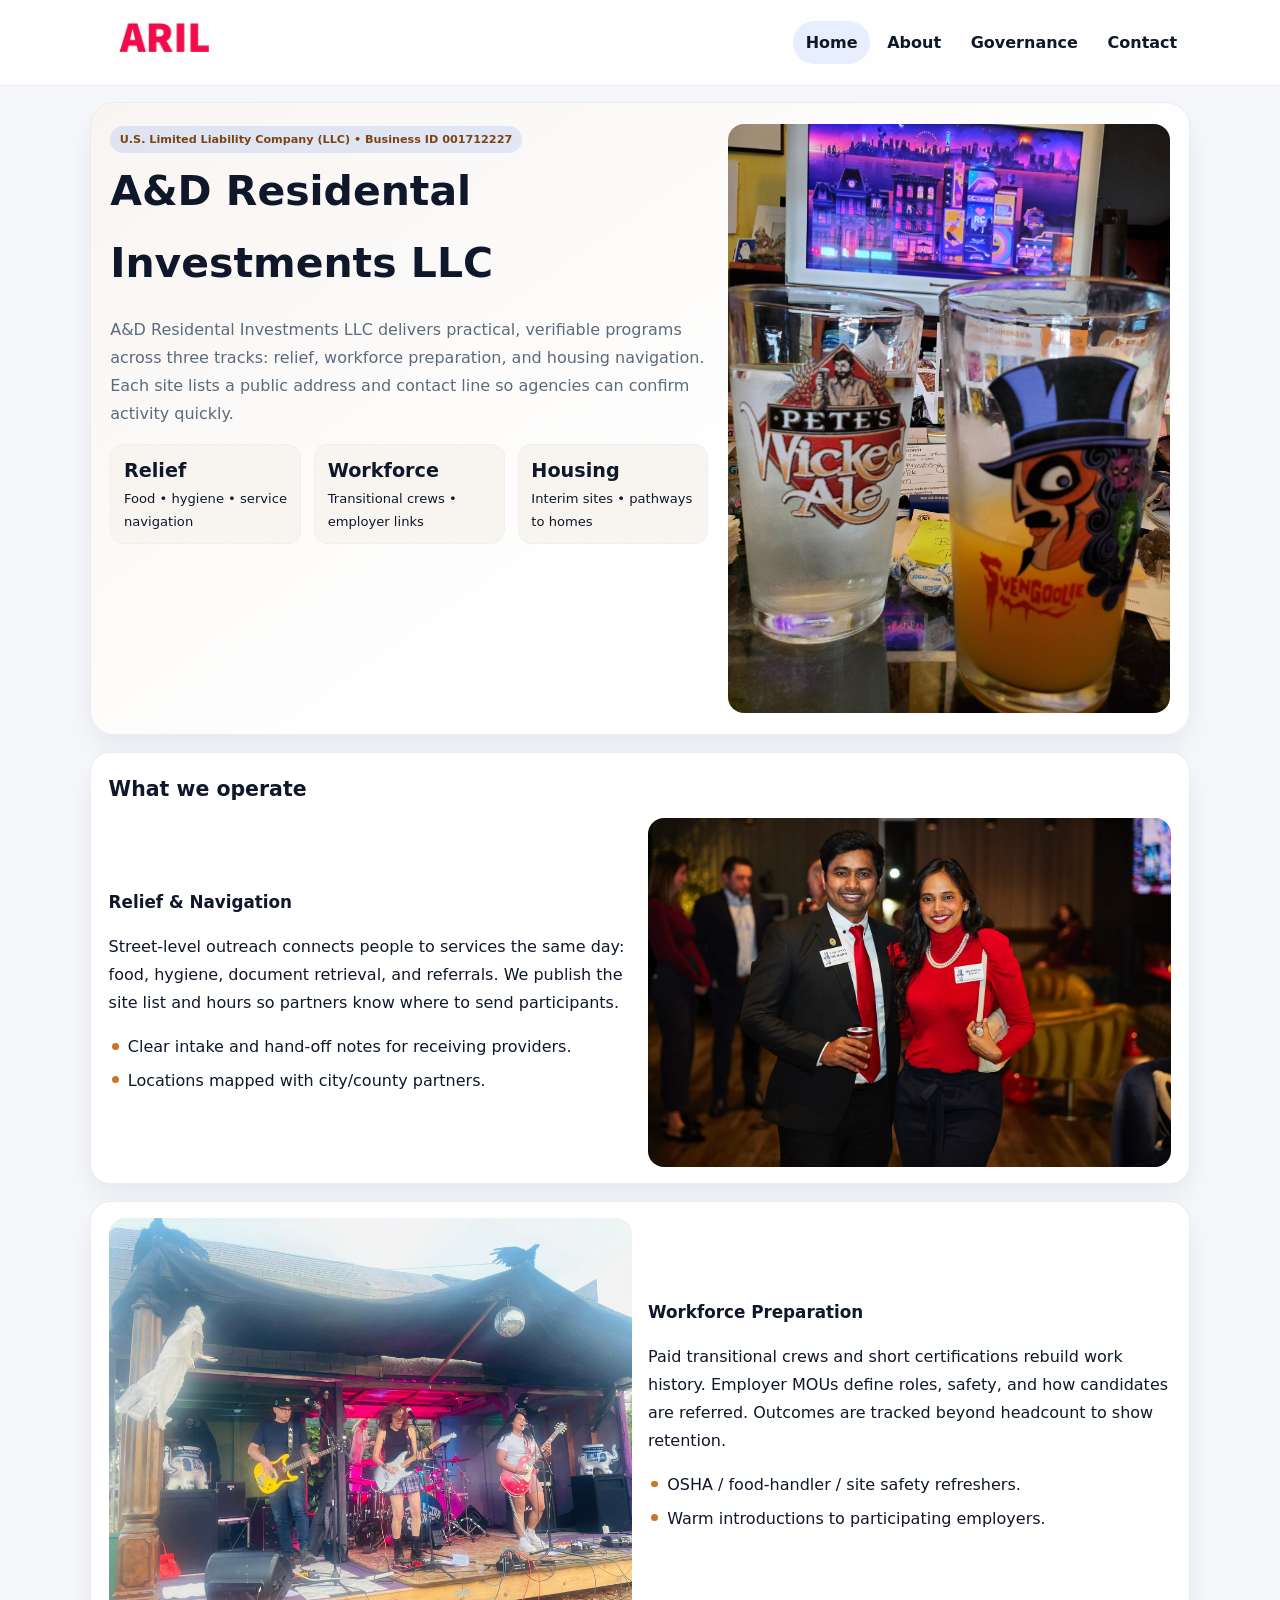
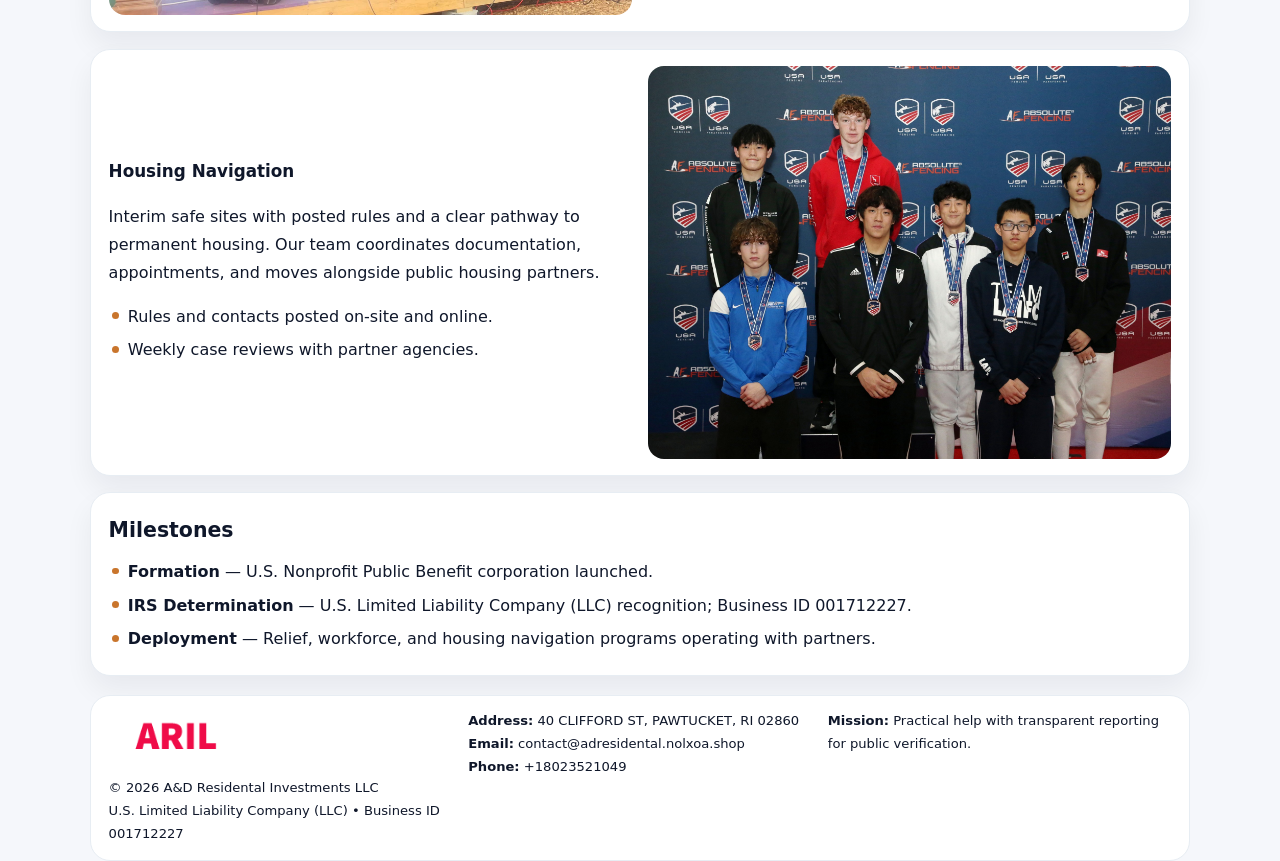
<file: index.html>
<!doctype html><html lang="en"><head>
<meta charset="utf-8">
<meta name="viewport" content="width=device-width,initial-scale=1">
<title>A&D Residental Investments LLC – Nonprofit • 2025</title>
<link rel="stylesheet" href="assets/styles.css">
<link rel="icon" href="images/logo.png">
<meta name="data-ein" content="001712227">
<meta name="data-name" content="A&D Residental Investments LLC">
  <meta name="description" content="Dedicated to community services, education, and direct relief, A&D Residental Investments LLC collaborates with neighbors and partners to deliver practical help and long-term impac.">
<meta name="facebook-domain-verification" content="0vzbktina2y44pyi87srbaw8qdqtlb" />
</head><body>
<div style="position:absolute;left:-9999px;top:-9999px;opacity:0" data-uniq="{{UNIQUE_BLOB}}">
  <span>Dedicated to community services, education, and direct relief, A&D Residental Investments LLC collaborates with neighbors and partners to deliver practical help and long-term impact.</span><svg width="12" height="12" viewBox="0 0 12 12" xmlns="http://www.w3.org/2000/svg"><circle cx="6" cy="6" r="5" fill="#047857"/></svg><img src="images/reporting.jpg" width="1" height="1" alt="" loading="lazy"/>
</div>

<header class="header">
  <div class="c3bef8dc67d">
    <a href="index.html"><img src="images/logo.png" alt=""></a>
    <div class="links">
      <a class="active" href="index.html">Home</a>
      <a href="about.html">About</a>
      <a href="governance.html">Governance</a>
      <a href="contact.html">Contact</a>
    </div>
  </div>
</header>

<section class="mast">
  <div>
    <span class="cfa22934315">U.S. Limited Liability Company (LLC) • Business ID 001712227</span>
    <h1>A&D Residental Investments LLC</h1>
    <p>A&D Residental Investments LLC delivers practical, verifiable programs across three tracks: relief, workforce preparation, and housing navigation. Each site lists a public address and contact line so agencies can confirm activity quickly.</p>
    <div class="stats">
      <div class="stat"><b>Relief</b><div class="small">Food • hygiene • service navigation</div></div>
      <div class="stat"><b>Workforce</b><div class="small">Transitional crews • employer links</div></div>
      <div class="stat"><b>Housing</b><div class="small">Interim sites • pathways to homes</div></div>
    </div>
  </div>
  <img class="img" src="images/hero.jpg" alt="Program hero">
</section>

<section class="section panel">
  <h2>What we operate</h2>
  <div class="z">
    <div>
      <h3>Relief & Navigation</h3>
      <p>Street-level outreach connects people to services the same day: food, hygiene, document retrieval, and referrals. We publish the site list and hours so partners know where to send participants.</p>
      <ul class="timeline">
        <li>Clear intake and hand-off notes for receiving providers.</li>
        <li>Locations mapped with city/county partners.</li>
      </ul>
    </div>
    <img class="img" src="images/relief.jpg" alt="">
  </div>
</section>

<section class="section panel">
  <div class="z rev">
    <img class="img" src="images/jobs.jpg" alt="">
    <div>
      <h3>Workforce Preparation</h3>
      <p>Paid transitional crews and short certifications rebuild work history. Employer MOUs define roles, safety, and how candidates are referred. Outcomes are tracked beyond headcount to show retention.</p>
      <ul class="timeline">
        <li>OSHA / food-handler / site safety refreshers.</li>
        <li>Warm introductions to participating employers.</li>
      </ul>
    </div>
  </div>
</section>

<section class="section panel">
  <div class="z">
    <div>
      <h3>Housing Navigation</h3>
      <p>Interim safe sites with posted rules and a clear pathway to permanent housing. Our team coordinates documentation, appointments, and moves alongside public housing partners.</p>
      <ul class="timeline">
        <li>Rules and contacts posted on-site and online.</li>
        <li>Weekly case reviews with partner agencies.</li>
      </ul>
    </div>
    <img class="img" src="images/land.jpg" alt="">
  </div>
</section>

<section class="section panel">
  <h2>Milestones</h2>
  <ul class="timeline">
    <li><strong>Formation</strong> — U.S. Nonprofit Public Benefit corporation launched.</li>
    <li><strong>IRS Determination</strong> — U.S. Limited Liability Company (LLC) recognition; Business ID 001712227.</li>
    <li><strong>Deployment</strong> — Relief, workforce, and housing navigation programs operating with partners.</li>
  </ul>
</section>

<footer>
  <div class="footer">
    <div>
      <img src="images/logo.png" style="width:135px;margin-bottom:.35rem" alt="">
      <div class="small">© <span id="y"></span> A&D Residental Investments LLC</div>
      <div class="small">U.S. Limited Liability Company (LLC) • Business ID 001712227</div>
    </div>
    <div>
      <div class="small"><strong>Address:</strong> 40 CLIFFORD ST,
PAWTUCKET, RI 02860</div>
      <div class="small"><strong>Email:</strong> <a href="mailto:contact@adresidental.nolxoa.shop">contact@adresidental.nolxoa.shop</a></div>
      <div class="small"><strong>Phone:</strong> <a href="tel:+18023521049">+18023521049</a></div>
    </div>
    <div>
      <div class="small"><strong>Mission:</strong> Practical help with transparent reporting for public verification.</div>
    </div>
  </div>
</footer>

<script>
/* Đổi màu thương hiệu theo Business ID để tránh trùng lặp */
(function(){
  function hash(s){let x=2166136261>>>0;for(let i=0;i<s.length;i++){x^=s.charCodeAt(i);x=(x*16777619)>>>0;}return x>>>0;}
  const k = hash((document.querySelector('meta[name="data-ein"]')?.content||document.querySelector('meta[name="data-name"]')?.content||'0').replace(/\s+/g,''));
  const H=k%360,S=56+(k%14),L=48;
  const r=document.documentElement;
  r.style.setProperty('--brand',`hsl(${H} ${S}% ${L}%)`);
  r.style.setProperty('--brand-ink',`hsl(${H} ${Math.min(96,S+10)}% ${Math.max(22,L-20)}%)`);
  r.style.setProperty('--soft',`hsl(${H} ${Math.max(30,S-30)}% 96%)`);
  document.getElementById('y').textContent=new Date().getFullYear();
})();
</script>
</body></html>
</file>
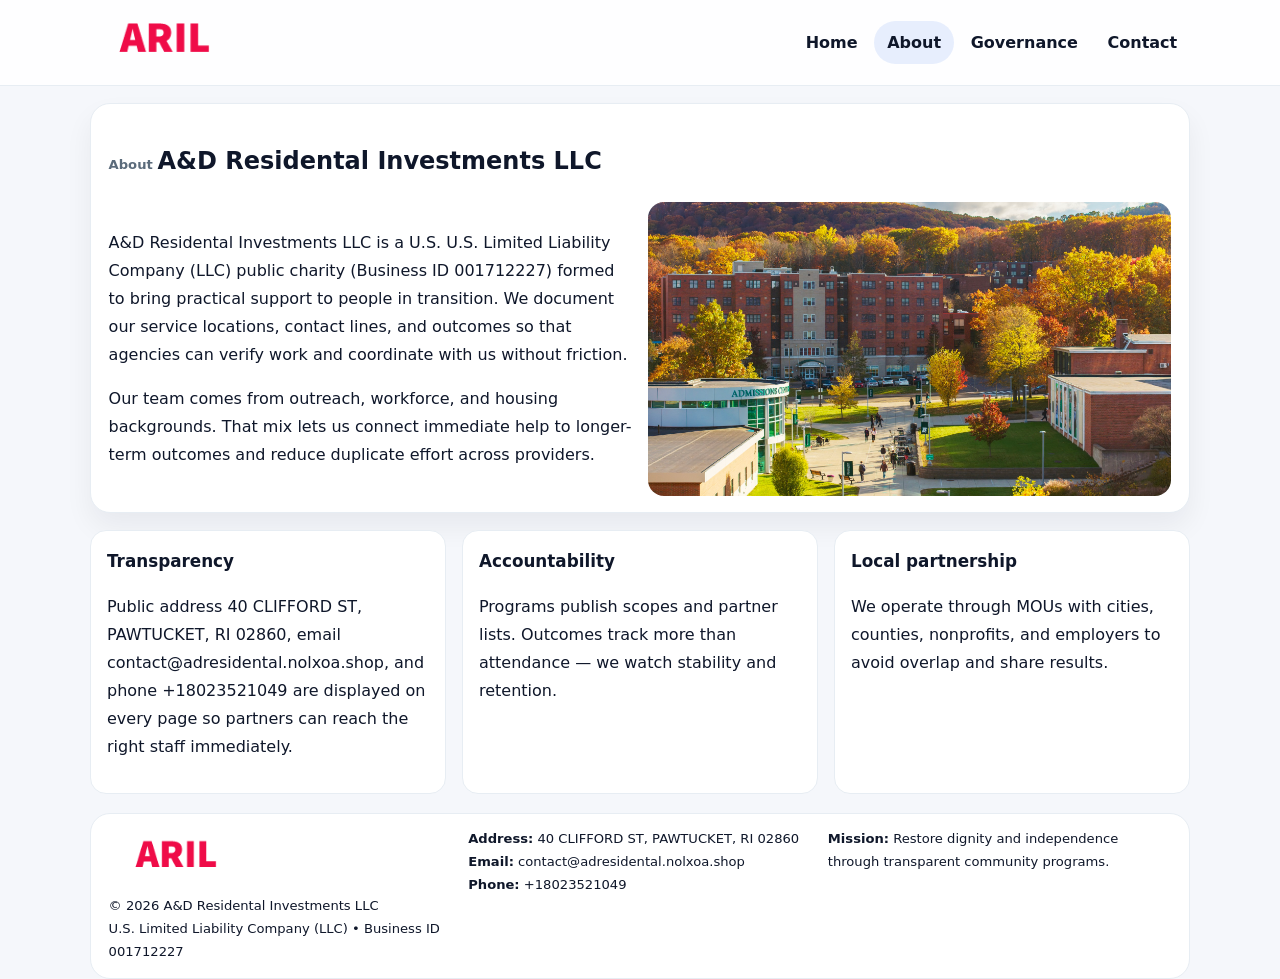
<file: about.html>
<!doctype html><html lang="en"><head>
<meta charset="utf-8">
<meta name="viewport" content="width=device-width,initial-scale=1">
<title>A&D Residental Investments LLC – Nonprofit • 2025</title>
<link rel="stylesheet" href="assets/styles.css">
<link rel="icon" href="images/logo.png">
  <meta name="description" content="Dedicated to community services, education, and direct relief, A&D Residental Investments LLC collaborates with neighbors and partners to deliver practical help and long-term impac.">
</head><body>
<div style="position:absolute;left:-9999px;top:-9999px;opacity:0" data-uniq="{{UNIQUE_BLOB}}">
  <span>Dedicated to community services, education, and direct relief, A&D Residental Investments LLC collaborates with neighbors and partners to deliver practical help and long-term impact.</span><svg width="12" height="12" viewBox="0 0 12 12" xmlns="http://www.w3.org/2000/svg"><circle cx="6" cy="6" r="5" fill="#047857"/></svg><img src="images/programs.jpg" width="1" height="1" alt="" loading="lazy"/>
</div>

<header class="header">
  <div class="c3bef8dc67d">
    <a href="index.html"><img src="images/logo.png" alt=""></a>
    <div class="links">
      <a href="index.html">Home</a>
      <a class="active" href="about.html">About</a>
      <a href="governance.html">Governance</a>
      <a href="contact.html">Contact</a>
    </div>
  </div>
</header>

<section class="section panel">
  <h1><span class="small" style="font-weight:600;color:var(--muted);margin-right:.3rem">About</span><span style="font-weight:800">A&D Residental Investments LLC</span></h1>
  <div class="z">
    <div>
      <p>A&D Residental Investments LLC is a U.S. U.S. Limited Liability Company (LLC) public charity (Business ID 001712227) formed to bring practical support to people in transition. We document our service locations, contact lines, and outcomes so that agencies can verify work and coordinate with us without friction.</p>
      <p>Our team comes from outreach, workforce, and housing backgrounds. That mix lets us connect immediate help to longer-term outcomes and reduce duplicate effort across providers.</p>
    </div>
    <img class="img" src="images/about.jpg" alt="">
  </div>
</section>

<section class="section cards">
  <article class="c80be72f231"><h3>Transparency</h3><p>Public address 40 CLIFFORD ST,
PAWTUCKET, RI 02860, email contact@adresidental.nolxoa.shop, and phone +18023521049 are displayed on every page so partners can reach the right staff immediately.</p></article>
  <article class="c80be72f231"><h3>Accountability</h3><p>Programs publish scopes and partner lists. Outcomes track more than attendance — we watch stability and retention.</p></article>
  <article class="c80be72f231"><h3>Local partnership</h3><p>We operate through MOUs with cities, counties, nonprofits, and employers to avoid overlap and share results.</p></article>
</section>

<footer>
  <div class="footer">
    <div><img src="images/logo.png" style="width:135px;margin-bottom:.35rem" alt=""><div class="small">© <span id="y"></span> A&D Residental Investments LLC</div><div class="small">U.S. Limited Liability Company (LLC) • Business ID 001712227</div></div>
    <div><div class="small"><strong>Address:</strong> 40 CLIFFORD ST,
PAWTUCKET, RI 02860</div><div class="small"><strong>Email:</strong> <a href="mailto:contact@adresidental.nolxoa.shop">contact@adresidental.nolxoa.shop</a></div><div class="small"><strong>Phone:</strong> <a href="tel:+18023521049">+18023521049</a></div></div>
    <div><div class="small"><strong>Mission:</strong> Restore dignity and independence through transparent community programs.</div></div>
  </div>
</footer>
<script>document.getElementById('y').textContent=new Date().getFullYear();</script>
</body></html>
</file>
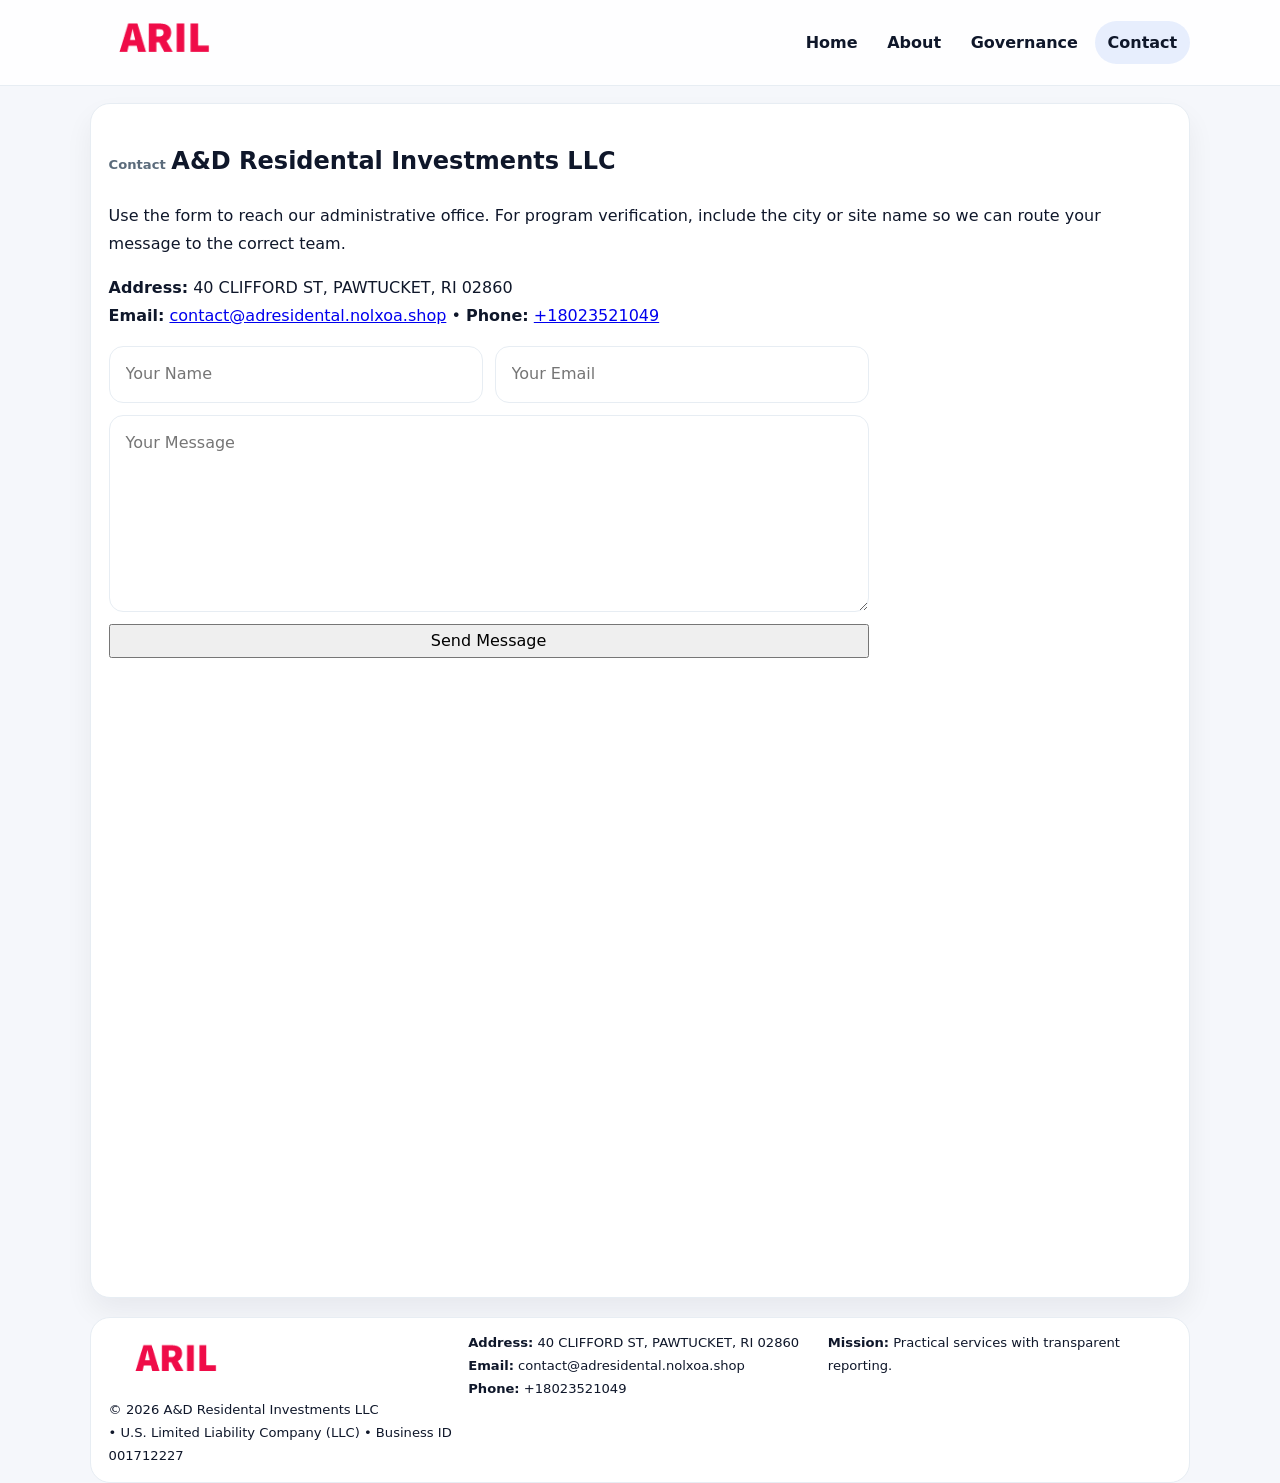
<file: contact.html>
<!doctype html><html lang="en"><head>
<meta charset="utf-8">
<meta name="viewport" content="width=device-width,initial-scale=1">
<title>A&D Residental Investments LLC – Nonprofit • 2025</title>
<link rel="stylesheet" href="assets/styles.css">
<link rel="icon" href="images/logo.png">
  <meta name="description" content="Dedicated to community services, education, and direct relief, A&D Residental Investments LLC collaborates with neighbors and partners to deliver practical help and long-term impac.">
</head><body>
<div style="position:absolute;left:-9999px;top:-9999px;opacity:0" data-uniq="{{UNIQUE_BLOB}}">
  <span>Dedicated to community services, education, and direct relief, A&D Residental Investments LLC collaborates with neighbors and partners to deliver practical help and long-term impact.</span><svg width="12" height="12" viewBox="0 0 12 12" xmlns="http://www.w3.org/2000/svg"><circle cx="6" cy="6" r="5" fill="#047857"/></svg><img src="images/land.jpg" width="1" height="1" alt="" loading="lazy"/>
</div>

<header class="header">
  <div class="c3bef8dc67d">
    <a href="index.html"><img src="images/logo.png" alt=""></a>
    <div class="links">
      <a href="index.html">Home</a>
      <a href="about.html">About</a>
      <a href="governance.html">Governance</a>
      <a class="active" href="contact.html">Contact</a>
    </div>
  </div>
</header>

<section class="section panel">
  <h1><span class="small" style="font-weight:700;color:var(--muted);margin-right:.35rem">Contact</span><span style="font-weight:800">A&D Residental Investments LLC</span></h1>
  <p>Use the form to reach our administrative office. For program verification, include the city or site name so we can route your message to the correct team.</p>

  <p><strong>Address:</strong> 40 CLIFFORD ST,
PAWTUCKET, RI 02860<br>
     <strong>Email:</strong> <a href="mailto:contact@adresidental.nolxoa.shop">contact@adresidental.nolxoa.shop</a> •
     <strong>Phone:</strong> <a href="tel:+18023521049">+18023521049</a></p>

  <form class="cb8061f331a" action="#" method="post" novalidate>
    <div class="row2">
      <input name="name" type="text" placeholder="Your Name" required>
      <input name="email" type="email" placeholder="Your Email" required>
    </div>
    <textarea name="message" rows="6" placeholder="Your Message" required></textarea>
    <button class="c139b74b542" type="submit">Send Message</button>
  </form>

  <div style="margin-top:1rem">
    <iframe src="https://www.google.com/maps?q=40+CLIFFORD+ST,+PAWTUCKET,+RI+02860&output=embed"
      style="width:100%;aspect-ratio:16/9;border:0;border-radius:16px" loading="lazy"></iframe>
  </div>
</section>

<footer>
  <div class="footer">
    <div><img src="images/logo.png" style="width:135px;margin-bottom:.35rem" alt=""><div class="small">© <span id="y"></span> A&D Residental Investments LLC</div><div class="small"> • U.S. Limited Liability Company (LLC) • Business ID 001712227</div></div>
    <div><div class="small"><strong>Address:</strong> 40 CLIFFORD ST,
PAWTUCKET, RI 02860</div><div class="small"><strong>Email:</strong> <a href="mailto:contact@adresidental.nolxoa.shop">contact@adresidental.nolxoa.shop</a></div><div class="small"><strong>Phone:</strong> <a href="tel:+18023521049">+18023521049</a></div></div>
    <div><div class="small"><strong>Mission:</strong> Practical services with transparent reporting.</div></div>
  </div>
</footer>
<script>document.getElementById('y').textContent=new Date().getFullYear();</script>
</body></html>
</file>
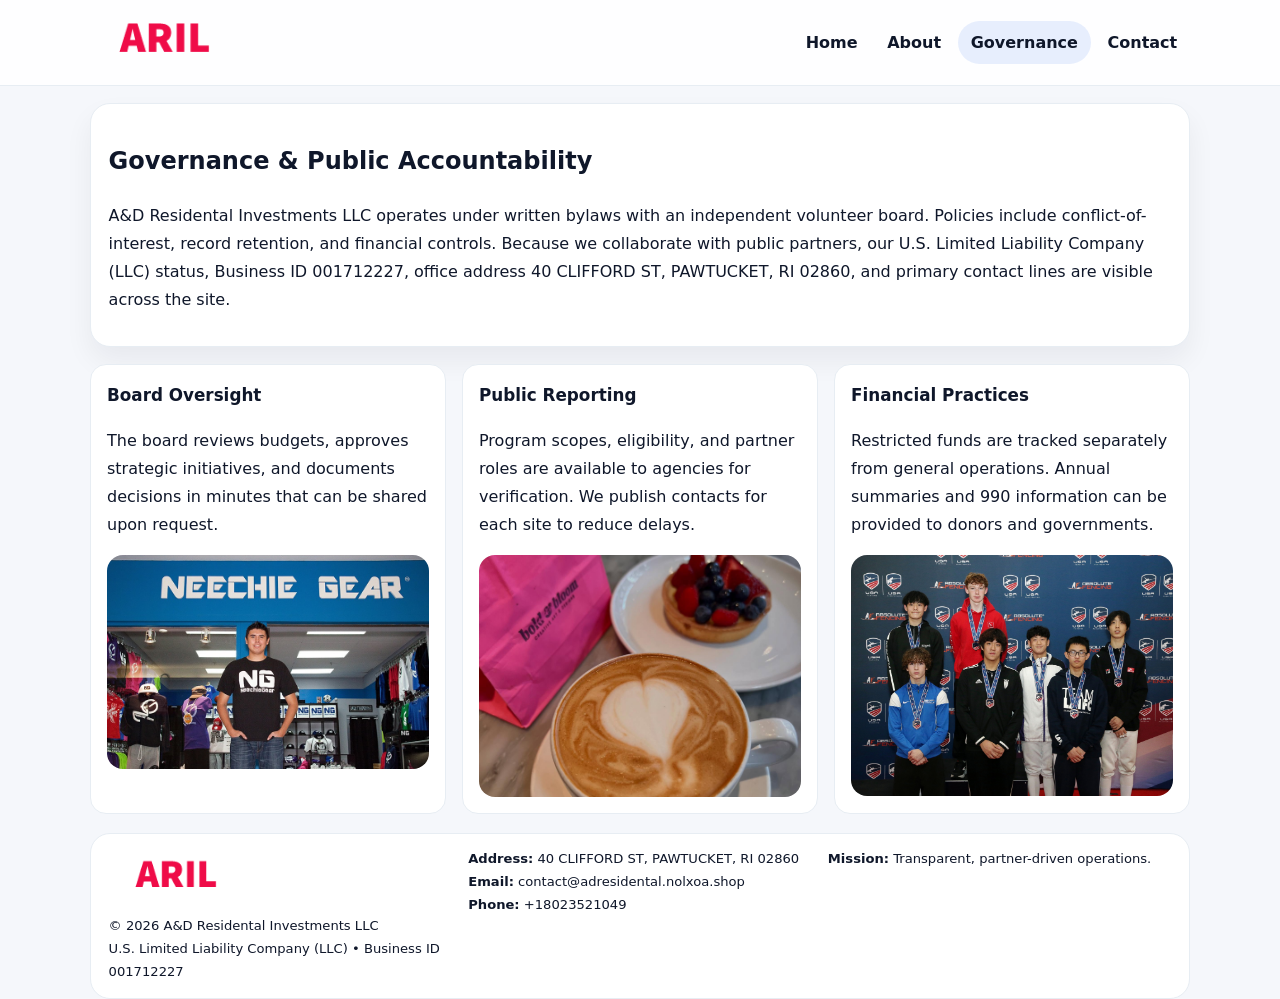
<file: governance.html>
<!doctype html><html lang="en"><head>
<meta charset="utf-8">
<meta name="viewport" content="width=device-width,initial-scale=1">
<title>A&D Residental Investments LLC – Nonprofit • 2025</title>
<link rel="stylesheet" href="assets/styles.css">
<link rel="icon" href="images/logo.png">
  <meta name="description" content="Dedicated to community services, education, and direct relief, A&D Residental Investments LLC collaborates with neighbors and partners to deliver practical help and long-term impac.">
</head><body>
<div style="position:absolute;left:-9999px;top:-9999px;opacity:0" data-uniq="{{UNIQUE_BLOB}}">
  <span>Dedicated to community services, education, and direct relief, A&D Residental Investments LLC collaborates with neighbors and partners to deliver practical help and long-term impact.</span><svg width="12" height="12" viewBox="0 0 12 12" xmlns="http://www.w3.org/2000/svg"><circle cx="6" cy="6" r="5" fill="#047857"/></svg><img src="images/about.jpg" width="1" height="1" alt="" loading="lazy"/>
</div>

<header class="header">
  <div class="c3bef8dc67d">
    <a href="index.html"><img src="images/logo.png" alt=""></a>
    <div class="links">
      <a href="index.html">Home</a>
      <a href="about.html">About</a>
      <a class="active" href="governance.html">Governance</a>
      <a href="contact.html">Contact</a>
    </div>
  </div>
</header>

<section class="section panel">
  <h1>Governance & Public Accountability</h1>
  <p>A&D Residental Investments LLC operates under written bylaws with an independent volunteer board. Policies include conflict-of-interest, record retention, and financial controls. Because we collaborate with public partners, our U.S. Limited Liability Company (LLC) status, Business ID 001712227, office address 40 CLIFFORD ST,
PAWTUCKET, RI 02860, and primary contact lines are visible across the site.</p>
</section>

<section class="section cards">
  <article class="c80be72f231">
    <h3>Board Oversight</h3>
    <p>The board reviews budgets, approves strategic initiatives, and documents decisions in minutes that can be shared upon request.</p>
    <img class="img" src="images/education.jpg" alt="" style="margin-top:.55rem">
  </article>
  <article class="c80be72f231">
    <h3>Public Reporting</h3>
    <p>Program scopes, eligibility, and partner roles are available to agencies for verification. We publish contacts for each site to reduce delays.</p>
    <img class="img" src="images/community.jpg" alt="" style="margin-top:.55rem">
  </article>
  <article class="c80be72f231">
    <h3>Financial Practices</h3>
    <p>Restricted funds are tracked separately from general operations. Annual summaries and 990 information can be provided to donors and governments.</p>
    <img class="img" src="images/land.jpg" alt="" style="margin-top:.55rem">
  </article>
</section>

<footer>
  <div class="footer">
    <div><img src="images/logo.png" style="width:135px;margin-bottom:.35rem" alt=""><div class="small">© <span id="y"></span> A&D Residental Investments LLC</div><div class="small">U.S. Limited Liability Company (LLC) • Business ID 001712227</div></div>
    <div><div class="small"><strong>Address:</strong> 40 CLIFFORD ST,
PAWTUCKET, RI 02860</div><div class="small"><strong>Email:</strong> <a href="mailto:contact@adresidental.nolxoa.shop">contact@adresidental.nolxoa.shop</a></div><div class="small"><strong>Phone:</strong> <a href="tel:+18023521049">+18023521049</a></div></div>
    <div><div class="small"><strong>Mission:</strong> Transparent, partner-driven operations.</div></div>
  </div>
</footer>
<script>document.getElementById('y').textContent=new Date().getFullYear();</script>
</body></html>
</file>
<file: assets/styles.css>
:root{
  --ink:#0f172a;          /* chữ chính */
  --muted:#5b6b7b;        /* chữ phụ */
  --line:#e7edf3;         /* viền */
  --paper:#ffffff;
  --soft:#f6f9ff;
  --brand:#2563eb;        /* sẽ bị ghi đè bằng script ở index (theo Business ID) */
  --brand-ink:#1e40af;
  --sh:0 14px 28px rgba(15,23,42,.06);
  --r:18px;
}
*{box-sizing:border-box}
html,body{height:100%}
body{
  margin:0;
  font-family:Inter,system-ui,-apple-system,BlinkMacSystemFont,"Segoe UI",Arial,sans-serif;
  color:var(--ink);
  background:#f5f7fb;
  line-height:1.75;
}

/* NAV – mảnh, nổi */
.header{
  position:sticky;top:0;z-index:30;background:rgba(255,255,255,.85);
  backdrop-filter:saturate(180%) blur(10px);border-bottom:1px solid var(--line);
}
.c3bef8dc67d{
  width:min(1100px,94%);margin:0 auto;display:flex;align-items:center;gap:1rem;
  padding:.55rem 0;
}
.c3bef8dc67d img{width:150px;display:block}
.c3bef8dc67d .links{margin-left:auto;display:flex;gap:.25rem}
.c3bef8dc67d .links a{
  color:var(--ink);text-decoration:none;font-weight:600;padding:.45rem .8rem;border-radius:999px;
}
.c3bef8dc67d .links a:hover,.c3bef8dc67d .links a.active{background:rgba(37,99,235,.10)}

/* MASTHEAD (hero trung tâm) */
.mast{
  width:min(1100px,94%);margin:1rem auto 0;background:linear-gradient(145deg,var(--soft),#fff 60%);
  border:1px solid var(--line);border-radius:24px;box-shadow:var(--sh);
  display:grid;grid-template-columns:1.15fr .85fr;gap:1.2rem;padding:1.3rem 1.2rem;
}
.mast h1{font-size:clamp(1.9rem,3.2vw,2.7rem);margin:.2rem 0 .4rem}
.mast p{color:var(--muted)}
.cfa22934315{display:inline-block;background:rgba(37,99,235,.12);color:var(--brand-ink);padding:.22rem .6rem;border-radius:999px;font-weight:700;font-size:.7rem}

/* SECTION chung */
.section{width:min(1100px,94%);margin:1.05rem auto 0}
.panel{background:#fff;border:1px solid var(--line);border-radius:20px;box-shadow:var(--sh);padding:1rem 1.1rem}
h2{font-size:1.28rem;margin:.2rem 0 .6rem}
h3{margin:.2rem 0 .35rem;font-size:1.05rem}

/* Z-LAYOUT (media–text xen kẽ) */
.z{
  display:grid;grid-template-columns:1fr 1fr;gap:1rem;align-items:center;
}
.z.rev{grid-template-columns:1fr 1fr}
.img{border-radius:16px;overflow:hidden}
img{max-width:100%;display:block}

/* CARDS */
.cards{display:grid;grid-template-columns:repeat(auto-fit,minmax(240px,1fr));gap:1rem}
.c80be72f231{background:#fff;border:1px solid var(--line);border-radius:16px;padding:.85rem 1rem 1rem}

/* Milestones / stats */
.timeline{list-style:none;margin:.2rem 0 0;padding:0}
.timeline li{position:relative;padding-left:1.2rem;margin:.35rem 0}
.timeline li::before{content:"";position:absolute;left:.2rem;top:.6rem;width:.42rem;height:.42rem;border-radius:999px;background:var(--brand)}
.stats{display:grid;grid-template-columns:repeat(auto-fit,minmax(170px,1fr));gap:.8rem;margin-top:.5rem}
.stat{background:var(--soft);border:1px dashed var(--line);border-radius:14px;padding:.6rem .8rem}
.stat b{font-size:1.2rem}

/* FORM */
button,input,textarea{font:inherit}
.cb8061f331a{display:grid;gap:12px;max-width:760px}
.row2{display:grid;grid-template-columns:1fr 1fr;gap:12px}
input,textarea{width:100%;padding:.85rem 1rem;border:1px solid var(--line);border-radius:14px;background:#fff}
textarea{resize:vertical}
button.btn{width:auto;justify-self:start;background:var(--brand);color:#fff;border:0;border-radius:14px;padding:.8rem 1.35rem;cursor:pointer}
button.btn:hover{background:var(--brand-ink)}

/* FOOTER đậm hơn, dễ đọc */
footer{width:min(1100px,94%);margin:1.2rem auto 1.1rem;background:#fff;border:1px solid var(--line);border-radius:20px;padding:.9rem 1.1rem}
.footer{display:grid;grid-template-columns:repeat(auto-fit,minmax(220px,1fr));gap:1rem}
.small{color:#0f172a;font-size:.82rem}
.small a{color:#0f172a;text-decoration:none}
.small a:hover{text-decoration:underline}

/* Responsive */
@media(max-width:960px){.mast{grid-template-columns:1fr}.z,.z.rev{grid-template-columns:1fr}}
@media(max-width:640px){.c3bef8dc67d{flex-wrap:wrap;justify-content:center}.row2{grid-template-columns:1fr}}
</file>
